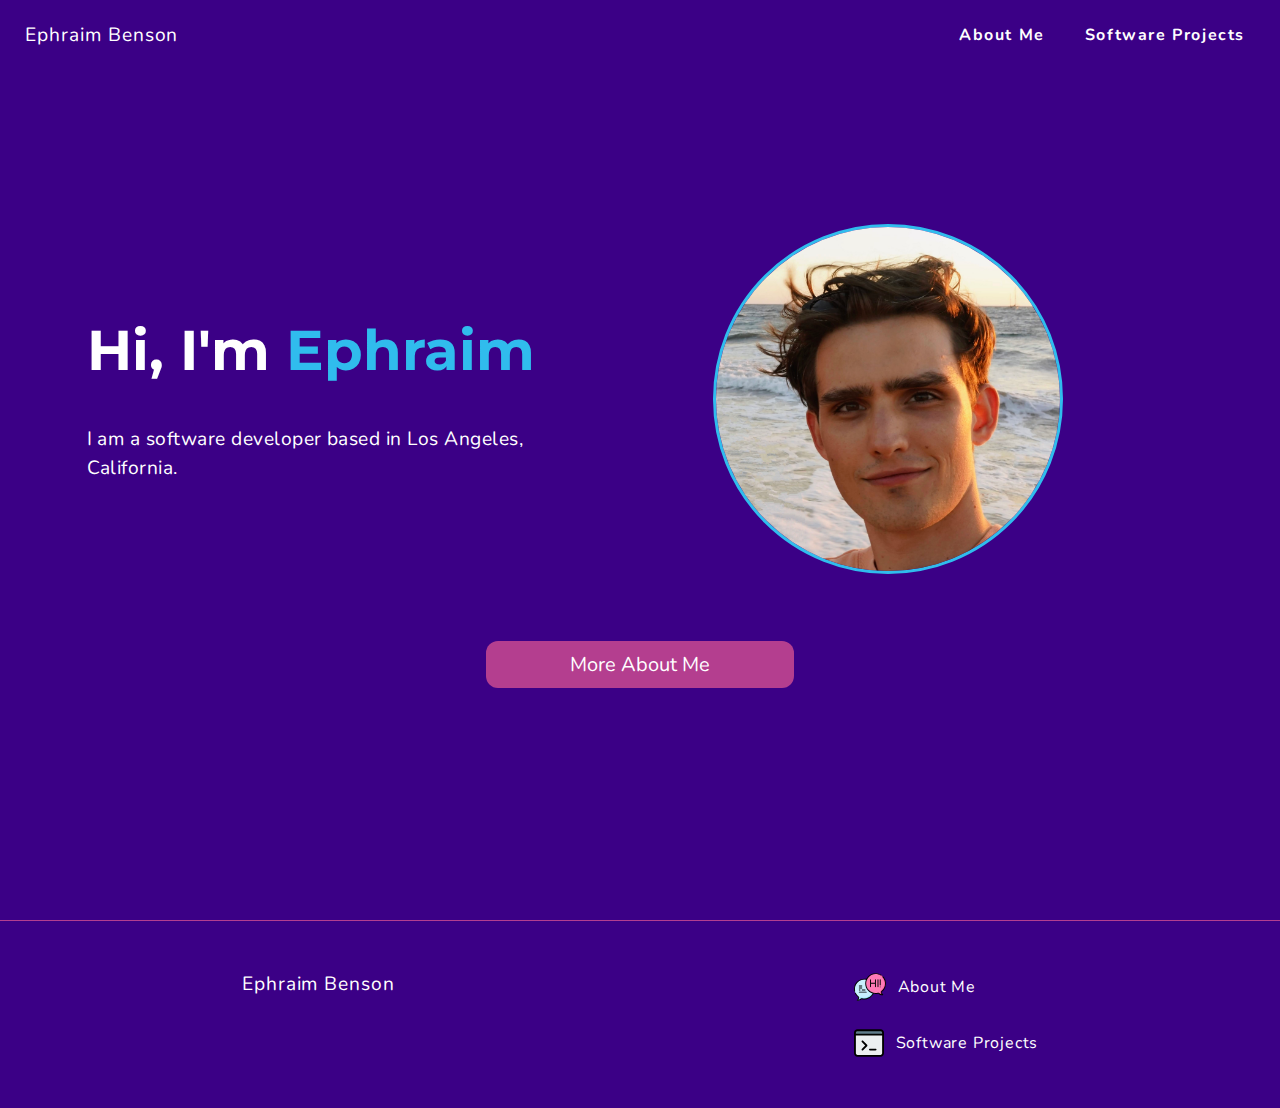
<file: index.html>
<!DOCTYPE html>
<html lang="en">

<head>
    <title>Ephraim Benson</title>

    <link rel="icon" type="image/png" href="img/hands.png" />

    <meta charset="UTF-8">

    <link rel="canonical" href="https://ephraimbenson.com" />

    <link rel="preconnect" href="https://fonts.googleapis.com">
    <link rel="preconnect" href="https://fonts.gstatic.com" crossorigin>
    <link href="https://fonts.googleapis.com/css?family=Nunito" rel="stylesheet">

    <link rel="stylesheet" href="https://cdnjs.cloudflare.com/ajax/libs/font-awesome/5.15.3/css/all.min.css"
        integrity="sha512-iBBXm8fW90+nuLcSKlbmrPcLa0OT92xO1BIsZ+ywDWZCvqsWgccV3gFoRBv0z+8dLJgyAHIhR35VZc2oM/gI1w=="
        crossorigin="anonymous" referrerpolicy="no-referrer" />

    <link rel="stylesheet" href="./css/main.css" type="text/css">
    <link rel="stylesheet" href="./css/header.css" type="text/css">
    <link rel="stylesheet" href="./css/home.css" type="text/css">
    <link rel="stylesheet" href="./css/projects.css" type="text/css">
    <link rel="stylesheet" href="./css/footer.css" type="text/css">
</head>

<body>
    <header class="header">
        <a href="/" class="header-logo">Ephraim Benson</a>
        <nav class="nav">
            <div class="toggle"><i class="fas fa-bars"></i></div>
            <ul class="nav-menu">
                <li class="nav-item"><a class="nav-link" href="/about">About Me</a></li>
                <li class="nav-item"><a class="nav-link" href="/projects">Software Projects</a></li>
            </ul>
        </nav>
    </header>

    <main class="main-container home-section">
        <div id="home">
            <section id="home1">
                <div class="landing-page-details">
                    <h2 class="big-title">Hi, I'm <span class="blue">Ephraim</span></h2>
                    <div class="short-bio">
                        <p>I am a software developer based in Los Angeles, California.</p>
                    </div>
                </div>
                <div class="art-me">
                    <img src="./img/ephraim-benson.jpg" alt="Me">
                </div>
                <div class="landing-page-socials">
                    <ul>
                        <li class="social-link">
                            <a href="https://www.linkedin.com/in/ephraimbenson/" aria-label="LinkedIn" target="_blank">
                                <i class="fab fa-linkedin-in"></i>
                            </a>
                        </li>
                        <li class="social-link">
                            <a href="https://github.com/ephraimbenson" aria-label="GitHub" target="_blank">
                                <i class="fab fa-github"></i>
                            </a>
                        </li>
                    </ul>
                </div>
            </section>
            <a href="/about" class="button">More About Me</a>
        </div>
    </main>

    <footer class="footer-container">
        <div class="footer">
            <div class="footer-column">
                <a href="/" class="footer-logo">Ephraim Benson</a>
                <div class="socials">
                    <ul>
                        <li class="social-link">
                            <a href="https://www.linkedin.com/in/ephraimbenson/" aria-label="LinkedIn" target="_blank">
                                <i class="fab fa-linkedin-in"></i>
                            </a>
                        </li>
                        <li class="social-link">
                            <a href="https://github.com/ephraimbenson" aria-label="GitHub" target="_blank">
                                <i class="fab fa-github"></i>
                            </a>
                        </li>
                    </ul>
                </div>
            </div>
            <div class="footer-column">
                <a href="/about" class="footer-button">
                    <img src="./img/hello.svg" alt="Smile Icon" width="32" height="32">
                    About Me
                </a>
                <a href="/projects" class="footer-button">
                    <img src="./img/coding.svg" alt="Code Icon">
                    Software Projects
                </a>
            </div>
        </div>
    </footer>

    <script src="./js/main.js"></script>
</body>

</html>
</file>
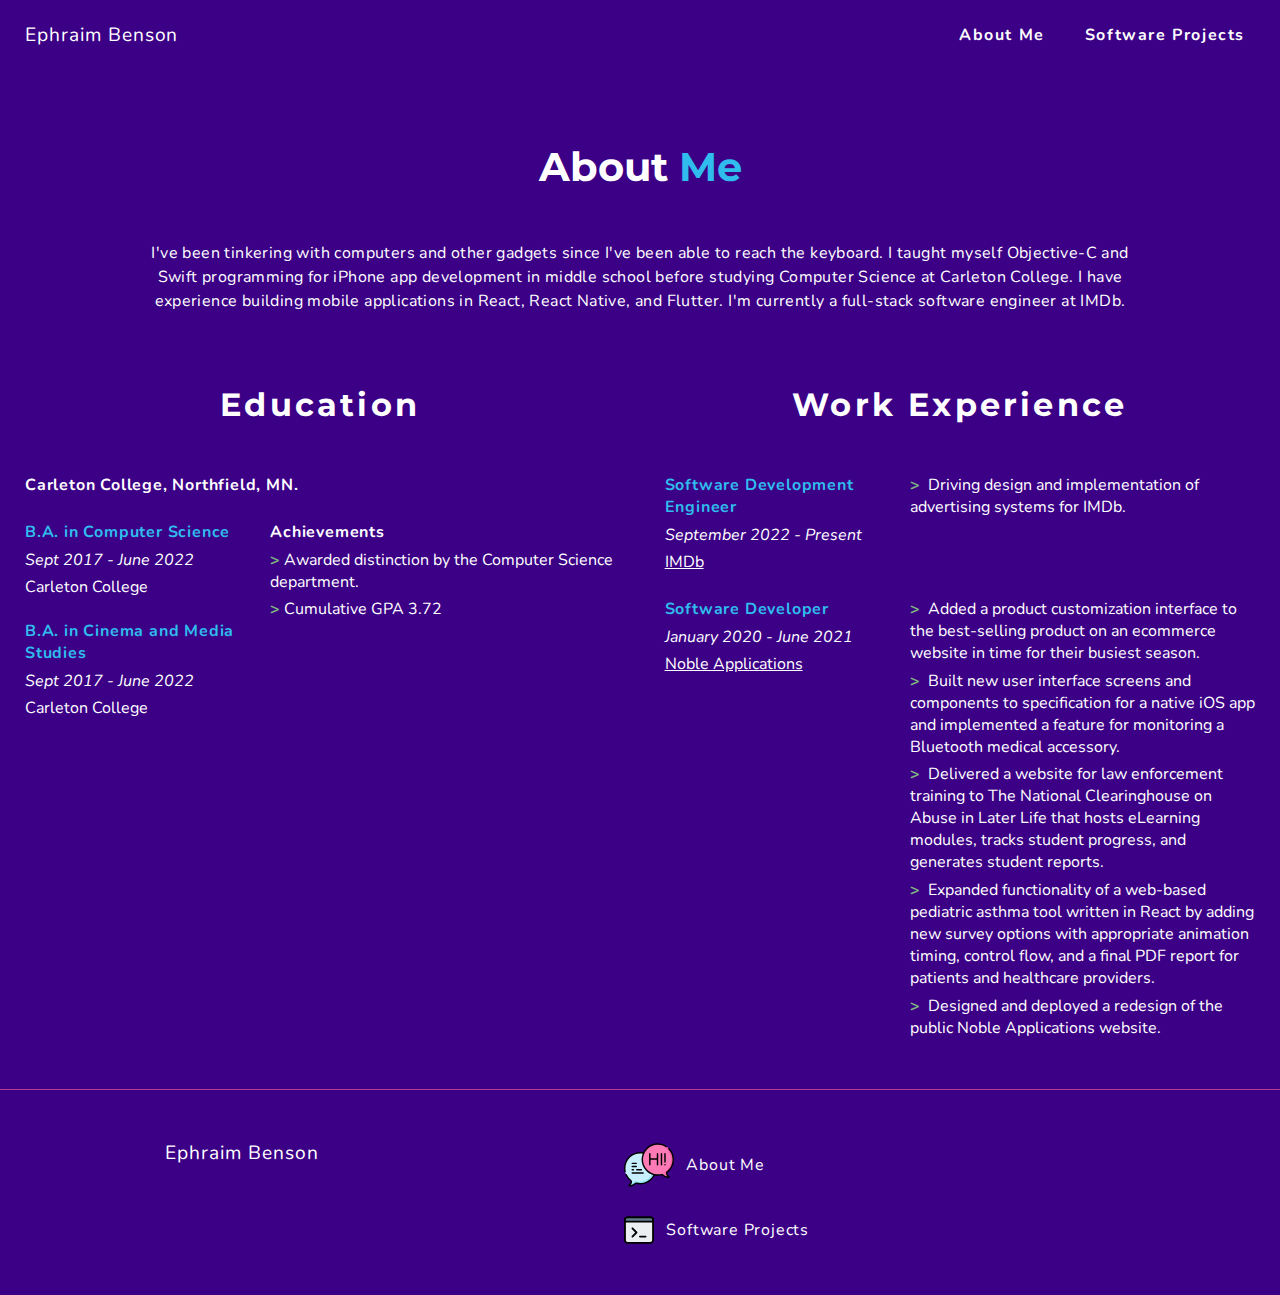
<file: about.html>
<!DOCTYPE html>
<html lang="en">

<head>
    <title>About Me - Ephraim Benson</title>

    <link rel="icon" type="image/png" href="img/hands.png" />

    <meta charset="UTF-8">
    <link rel="canonical" href="https://ephraimw.xyz/about" />

    <link rel="preconnect" href="https://fonts.googleapis.com">
    <link rel="preconnect" href="https://fonts.gstatic.com" crossorigin>
    <link href="https://fonts.googleapis.com/css?family=Nunito" rel="stylesheet">

    <link rel="stylesheet" href="https://cdnjs.cloudflare.com/ajax/libs/font-awesome/5.15.3/css/all.min.css"
        integrity="sha512-iBBXm8fW90+nuLcSKlbmrPcLa0OT92xO1BIsZ+ywDWZCvqsWgccV3gFoRBv0z+8dLJgyAHIhR35VZc2oM/gI1w=="
        crossorigin="anonymous" referrerpolicy="no-referrer" />

    <link rel="stylesheet" href="./css/main.css" type="text/css">
    <link rel="stylesheet" href="./css/header.css" type="text/css">
    <link rel="stylesheet" href="./css/about.css" type="text/css">
    <link rel="stylesheet" href="./css/footer.css" type="text/css">
</head>

<body>
    <header class="header">
        <a href="/" class="header-logo">Ephraim Benson</a>
        <nav class="nav">
            <div class="toggle"><i class="fas fa-bars"></i></div>
            <ul class="nav-menu">
                <li class="nav-item"><a class="nav-link" href="/about">About Me</a></li>
                <li class="nav-item"><a class="nav-link" href="/projects">Software Projects</a></li>
            </ul>
        </nav>
    </header>

    <main class="main-container about-section">
        <section id="profile">
            <div class="page-title">
                <h2>About <span class="blue">Me</span></h2>
            </div>
            <p class="section-description">
                I've been tinkering with computers and other gadgets since I've been able to reach the keyboard.
                I taught myself Objective-C and Swift programming for iPhone app development in middle school before
                studying Computer Science at Carleton College. I have experience building mobile applications in
                React, React Native, and Flutter. I'm currently a full-stack software engineer at IMDb.
            </p>
        </section>
        <section id="education-experience">
            <div id="education" class="education-experience-container">
                <h3>Education</h3>
                <h4>Carleton College, Northfield, MN.</h4>
                <div class="education-experience-card">
                    <div class="card-info">
                        <h4 class="green">B.A. in Computer Science</h4>
                        <p class="date">Sept 2017 - June 2022</p>
                        <p>Carleton College</p>

                        <br>
                        <h4 class="green">B.A. in Cinema and Media Studies</h4>
                        <p class="date">Sept 2017 - June 2022</p>
                        <p>Carleton College</p>
                    </div>
                    <div class="card-description">
                        <h5>Achievements</h5>
                        <p>Awarded distinction by the Computer Science department.</p>
                        <p>Cumulative GPA 3.72</p>
                    </div>
                </div>
            </div>
            <div id="experience" class="education-experience-container">
                <h3>Work Experience</h3>
                <div class="education-experience-card">
                    <div class="card-info">
                        <h4 class="green">Software Development Engineer</h4>
                        <p class="date">September 2022 - Present</p>
                        <p><a href="https://www.imdb.com/">IMDb</a><br></p>
                    </div>
                    <div class="card-description">
                        <p>
                            Driving design and implementation of advertising systems for IMDb. 
                        </p>
                    </div>
                </div>
                <div class="education-experience-card">
                    <div class="card-info">
                        <h4 class="green">Software Developer</h4>
                        <p class="date">January 2020 - June 2021</p>
                        <p><a href="https://www.nobleapplications.com/">Noble Applications</a><br></p>
                    </div>
                    <div class="card-description">
                        <p>
                            Added a product customization interface to the best-selling product on an ecommerce website
                            in time for their busiest season.
                        </p>
                        <p>
                            Built new user interface screens and components to specification for a native iOS app and
                            implemented a feature for monitoring a Bluetooth medical accessory.
                        </p>
                        <p>
                            Delivered a website for law enforcement training to The National Clearinghouse on Abuse in
                            Later Life that hosts eLearning modules, tracks student progress, and generates student reports.
                        </p>
                        <p>
                            Expanded functionality of a web-based pediatric asthma tool written in React by adding new
                            survey options with appropriate animation timing, control flow, and a final PDF report for
                            patients and healthcare providers.
                        </p>
                        <p>
                            Designed and deployed a redesign of the public Noble Applications website.
                        </p>
                    </div>
                </div>
        </section>
    </main>

    <footer class="footer-container">
        <div class="footer">
            <div class="footer-column">
                <a href="/" class="footer-logo">Ephraim Benson</a>
                <div class="socials">
                    <ul>
                        <li class="social-link">
                            <a href="https://www.linkedin.com/in/ephraimbenson/" aria-label="LinkedIn" target="_blank">
                                <i class="fab fa-linkedin-in"></i>
                            </a>
                        </li>
                        <li class="social-link">
                            <a href="https://github.com/ephraimbenson" aria-label="GitHub" target="_blank">
                                <i class="fab fa-github"></i>
                            </a>
                        </li>
                    </ul>
                </div>
            </div>
            <div class="footer-column">
                <a href="/about" class="footer-button">
                    <img src="./img/hello.svg" alt="Smile Icon">
                    About Me
                </a>
                <a href="/projects" class="footer-button">
                    <img src="./img/coding.svg" alt="Code Icon">
                    Software Projects
                </a>
            </div>
            <div class="footer-column">
            </div>
        </div>
    </footer>

    <script src="./js/main.js"></script>
</body>

</html>
</file>
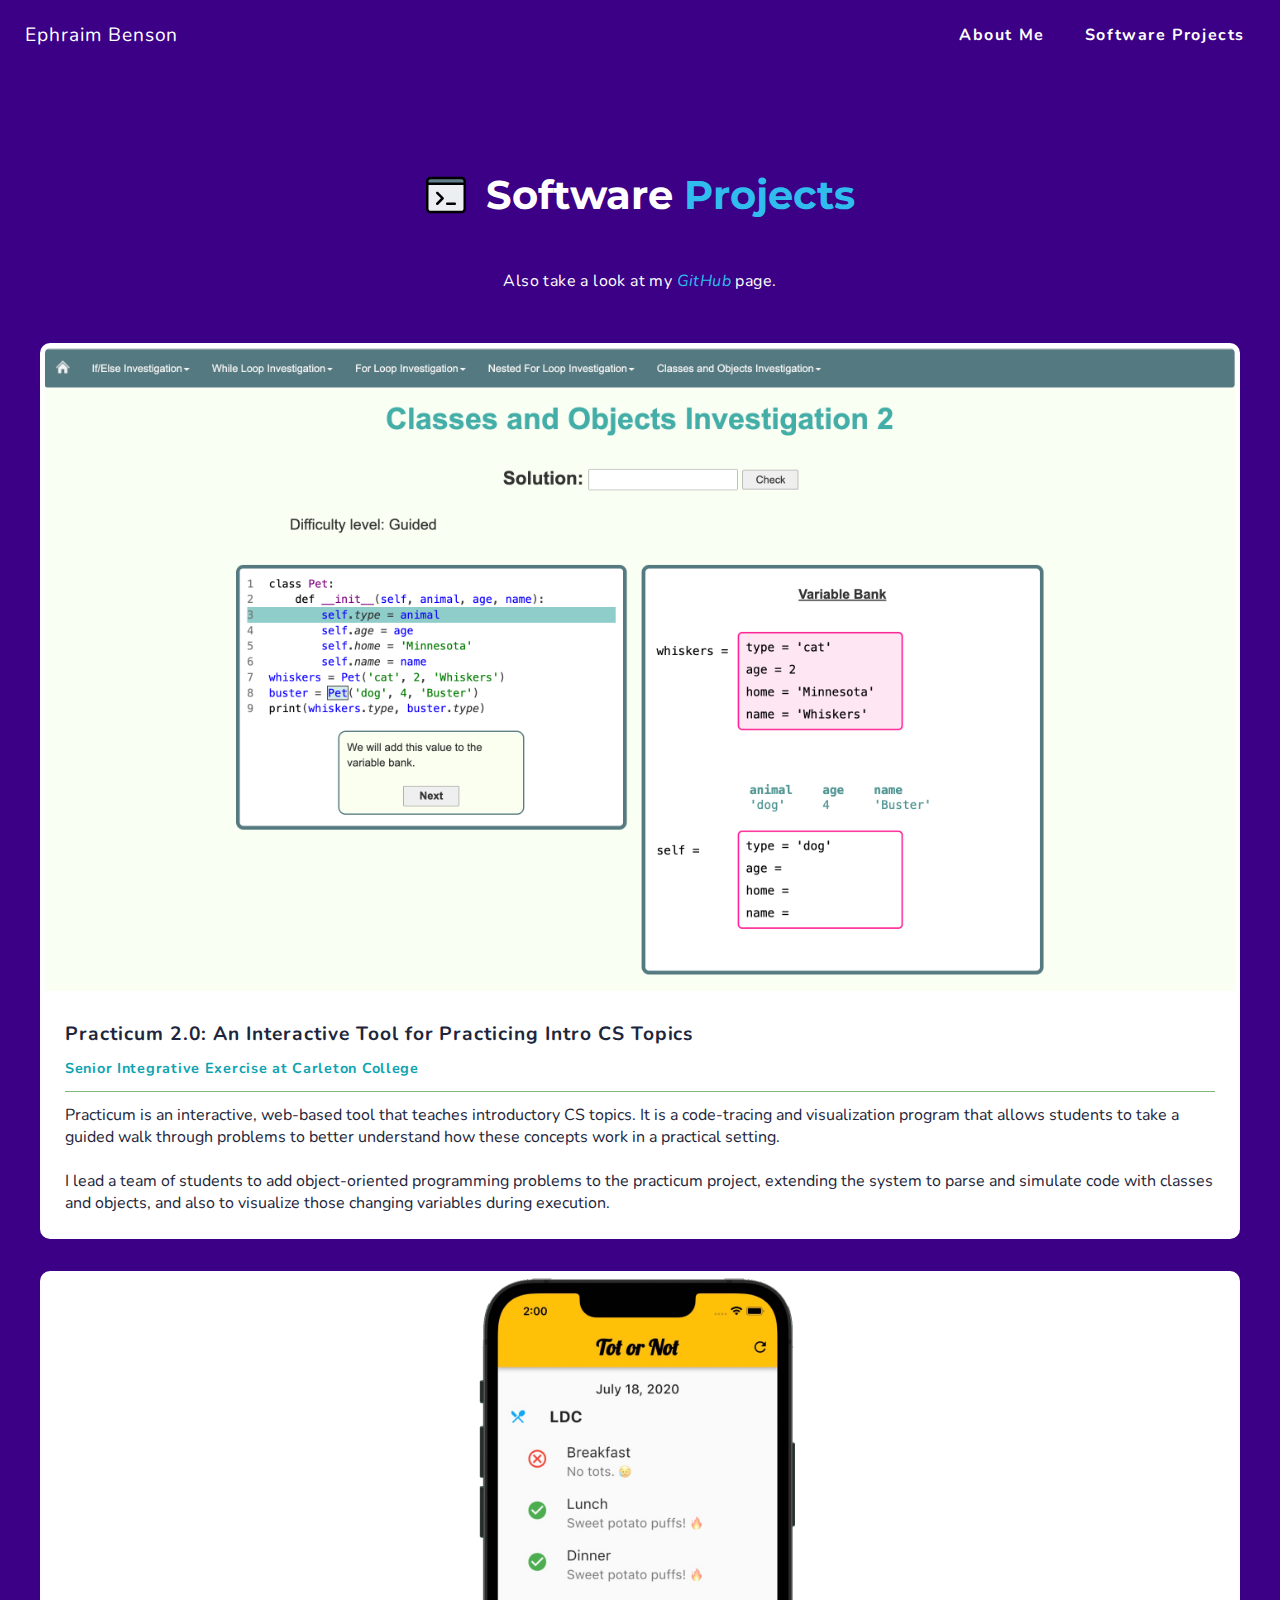
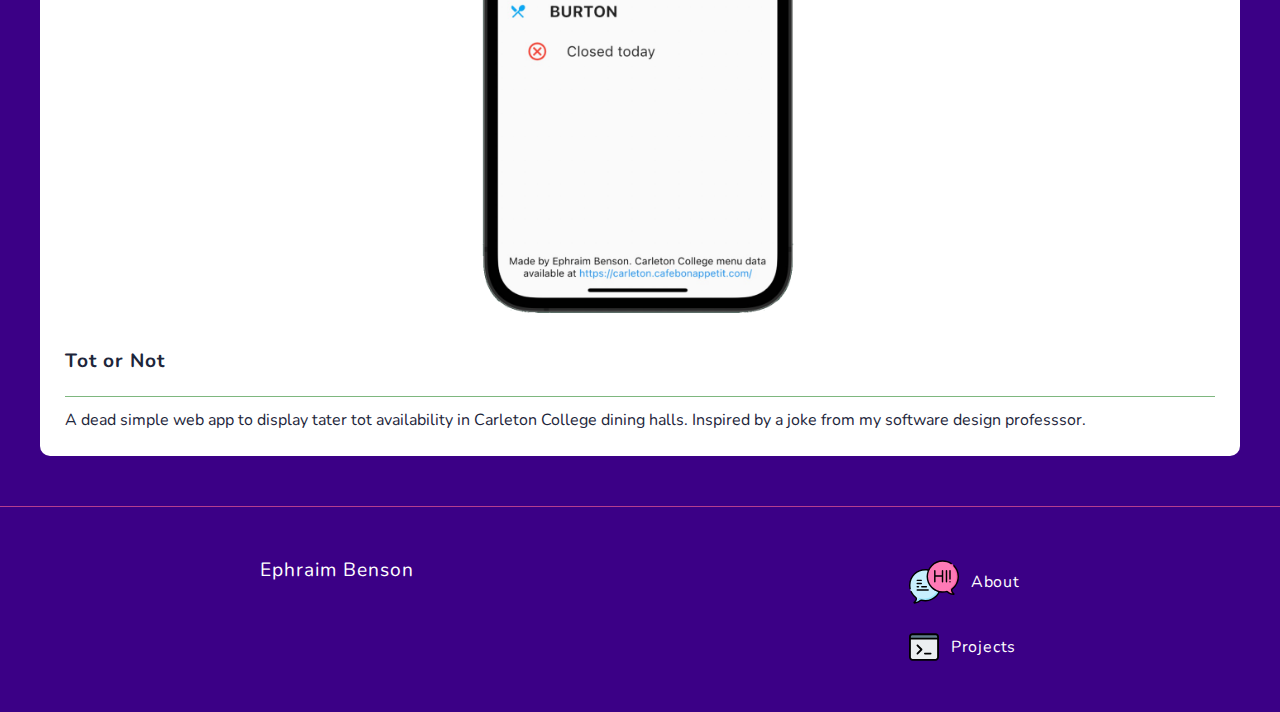
<file: projects.html>
<!DOCTYPE html>
<html lang="en">

<head>
    <title>Software Projects - Ephraim Benson</title>

    <link rel="icon" type="image/svg+xml" href="/img/coding.svg" />

    <meta charset="UTF-8">
    <meta name="robots" content="noindex, nofollow" />

    <link rel="canonical" href="https://ephraimbenson.com/projects" />

    <link rel="preconnect" href="https://fonts.googleapis.com">
    <link rel="preconnect" href="https://fonts.gstatic.com" crossorigin>
    <link href="https://fonts.googleapis.com/css?family=Nunito" rel="stylesheet">

    <link rel="stylesheet" href="https://cdnjs.cloudflare.com/ajax/libs/font-awesome/5.15.3/css/all.min.css"
        integrity="sha512-iBBXm8fW90+nuLcSKlbmrPcLa0OT92xO1BIsZ+ywDWZCvqsWgccV3gFoRBv0z+8dLJgyAHIhR35VZc2oM/gI1w=="
        crossorigin="anonymous" referrerpolicy="no-referrer" />

    <link rel="stylesheet" href="./css/main.css" type="text/css">
    <link rel="stylesheet" href="./css/header.css" type="text/css">
    <link rel="stylesheet" href="./css/projects.css" type="text/css">
    <link rel="stylesheet" href="./css/footer.css" type="text/css">

</head>

<body>
    <header class="header">
        <a href="/" class="header-logo">Ephraim Benson</a>
        <nav class="nav">
            <div class="toggle"><i class="fas fa-bars"></i></div>
            <ul class="nav-menu">
                <li class="nav-item"><a class="nav-link" href="/about">About Me</a></li>
                <li class="nav-item"><a class="nav-link" href="/projects">Software Projects</a></li>
            </ul>
        </nav>
    </header>

    <main class="main-container project-section">
        <section class="projects">
            <div class="page-title">
                <img src="./img/coding.svg" alt="Code Icon">
                <h2>Software<span class="blue"> Projects</span></h2>
            </div>
            <p class="section-description">
                Also take a look at my <a class="hyperlink" href="https://github.com/ephraimbenson">GitHub</a> page.
            </p>
            <div class="project-cards-container">
                <div class="card">
                    <img src="./img/project-preview/practicum-preview.png" alt="Project Preview Screenshot"
                        class="card-preview-img">
                    <div class="card-info">
                        <div class="title-and-links">
                            <span class="project-title">
                                Practicum 2.0: An Interactive Tool for Practicing Intro CS Topics
                            </span>
                            <div class="project-links">
                                <a href="https://awilliambauer.github.io/practicum/">
                                    <i class="fas fa-external-link-alt"></i>
                                </a>
                                <a href="https://github.com/awilliambauer/practicum">
                                    <i class="fab fa-github"></i>
                                </a>
                            </div>
                        </div>
                        <div class="project-skills">
                            <span>Senior Integrative Exercise at Carleton College</span>
                        </div>
                        <p class="project-description">
                            Practicum is an interactive, web-based tool that teaches introductory CS topics.
                            It is a code-tracing and visualization program that allows students to take a guided walk through problems
                            to better understand how these concepts work in a practical setting.<br><br>

                            I lead a team of students to add object-oriented programming problems to the practicum project,
                            extending the system to parse and simulate code with classes and objects, and also to
                            visualize those changing variables during execution.
                        </p>
                    </div>
                </div>
                <div class="card">
                    <img src="./img/project-preview/totornot-preview.png" alt="Project Preview Screenshot"
                        class="card-preview-img">
                    <div class="card-info">
                        <div class="title-and-links">
                            <span class="project-title">
                                Tot or Not
                            </span>
                            <div class="project-links">
                                <a href="https://ephraimbenson.github.io/tot-or-not/">
                                    <i class="fas fa-external-link-alt"></i>
                                </a>
                                <a href="https://github.com/ephraimbenson/tot-or-not">
                                    <i class="fab fa-github"></i>
                                </a>
                            </div>
                        </div>
                        <div class="project-skills">
                            <!-- <span>Check availability of tater tots at Carleton College.</span> -->
                        </div>
                        <p class="project-description">
                            A dead simple web app to display tater tot availability in Carleton College dining halls. Inspired by a joke from my software design professsor.
                        </p>
                    </div>
                </div>
            </div>
        </section>
    </main>

    <footer class="footer-container">
        <div class="footer">
            <div class="footer-column">
                <a href="/" class="footer-logo">Ephraim Benson</a>
                <div class="socials">
                    <ul>
                        <li class="social-link">
                            <a href="https://www.linkedin.com/in/ephraimbenson/" aria-label="LinkedIn" target="_blank">
                                <i class="fab fa-linkedin-in"></i>
                            </a>
                        </li>
                        <li class="social-link">
                            <a href="https://github.com/ephraimbenson" aria-label="GitHub" target="_blank">
                                <i class="fab fa-github"></i>
                            </a>
                        </li>
                    </ul>
                </div>
            </div>
            <div class="footer-column">
                <a href="/about" class="footer-button">
                    <img src="./img/hello.svg" alt="Smile Icon">
                    About
                </a>
                <a href="/projects" class="footer-button">
                    <img src="./img/coding.svg" alt="Code Icon">
                    Projects
                </a>
            </div>
        </div>
    </footer>

    <script src="./js/main.js"></script>
</body>

</html>
</file>
<file: css/main.css>
* {
    margin: 0;
    padding: 0;
    box-sizing: border-box;
    font-family: 'Nunito', sans-serif;
    font-size: 16px;
    font-weight: 400;
    color: #FFFFFF;
    scroll-behavior: smooth;
}

body {
    background-color: #3B0086;
}

@font-face {
    font-family: 'Montserrat';
    src: url(/fonts/Montserrat/Montserrat-Bold.ttf);
  }

h1, h2, h3 {
    font-family: 'Montserrat';
}

h2 {
    margin: 0 auto;
    text-align: center;
    font-size: 1.75em;
    font-weight: 700;
}

h3 {
    margin: 0 auto;
    text-align: center;
    font-size: 1.4em;
    font-weight: 700;
    letter-spacing: 0.1em;
}

a, span {
    font-family: inherit;
    font-size: inherit;
    font-weight: inherit;
}

.green {
    color: #30BCED;
}

.bold {
    font-weight: 700;
}

.blue {
    font-family: inherit;
    font-size: inherit;
    font-weight: inherit;
    color: #30BCED;
}

ul {
    list-style-type: none;
}

.social-link a i {
    transition: all 0.2s ease;
}

.social-link a i:hover {
    color: #b43e8f;
}

.main-container {
    margin: 0 auto;
    padding: 0 25px;
    text-align: center;
    max-width: 1600px;
}

section {
    margin: 0 auto;
    display: flex;
    flex-direction: column;
    justify-content: center;
    text-align: left;
    padding-top: 8vh;
}

section .hyperlink {
    color: #30BCED;
    font-style: italic;
    text-decoration: none;
    transition: all 0.2s ease;
}

section .hyperlink:hover {
    color: #f26419;
}

.section-description {
    margin: 50px auto 0 auto;
    text-align: center;
    max-width: 1000px;
    line-height: 1.5em;
    letter-spacing: 0.025em;
}

.page-title {
    margin: 0 auto;
    display: flex;
    justify-content: center;
    align-items: center;
}

.page-title img {
    height: 40px;
    width: auto;
    margin-right: 20px;
}

@media only screen and (min-width: 768px) {
    h2 {
        font-size: 2.5em;
    }
    h3 {
        font-size: 2em;
    }
}
</file>
<file: css/header.css>
header {
    margin: 0 auto;
    width: 100%;
    max-width: 1600px;
    display: flex;
    flex-direction: row;
    justify-content: space-between;
    text-align: center;
    align-items: center;
    height: 70px;
    padding: 0 15px;
    z-index: 2;
}

.header-logo {
    padding: 10px;
    font-size: 1.2em;
    letter-spacing: 0.05em;
    text-decoration: none;
}

.nav-menu {
    list-style-type: none;
    position: absolute;
    display: flex;
    justify-content: space-evenly;
    flex-direction: column;
    align-items: center;
    left: 0;
}

.nav-item {
    text-align: center;
    display: none;
}

.nav-link {
    text-decoration: none;
}
.nav-item a {
    display: block;
    padding: 20px;
    font-weight: 700;
    width: 100vw;
    letter-spacing: 0.1em;
    transition: all 0.2s ease;
    color: #1D263B;
}

.nav-item a:hover, .nav-item a:focus {
    color: #b43e8f;
    text-decoration: underline;
}

.active {
    background-color: white;
}

.active .nav-item {
    display: block;
}

.toggle {
    padding: 1.1em;
}

.toggle i {
    font-size: 2em;
}

@media only screen and (min-width: 768px) {
    .nav {
        display: flex;
        text-align: center;
        justify-content: space-between;
        align-items: center;
    }
    .nav-menu {
        position: relative;
        align-items: center;
        flex-direction: row;
        height: fit-content;
        height: -moz-fit-content;
    }
    .nav-item {
        position: relative;
        display: block;
        width: fit-content;
        width: -moz-fit-content;
        margin: 0;
    }
    .nav-item a {
        width: fit-content;
        width: -moz-fit-content;
        color: #FFFFFF;
    }
    .toggle {
        display: none;
    }
}
</file>
<file: css/home.css>
.main-container {
    margin: -100px auto 0 auto;
}

/* --- LANDING PAGE --- */

#home {
    min-height: 100vh;
    /* margin: 0 5%; */
    display: flex;
    flex-direction: column;
    justify-content: center;
}

#home1 {
    margin: 0 5%;
    display: flex;
    flex-direction: column;
    align-items: center;
}

.landing-page-details {
    margin: auto 0;
    display: flex;
    flex-direction: column;
    justify-content: center;
    /* align-items: center; */
}

.landing-page-socials ul {
    display: flex;
    flex-direction: row;
    margin-bottom: 20px;
}

.landing-page-socials ul li a i {
    font-size: 1.5em;
    padding: 10px;
    margin: 0 5px;
}

.small-title {
    text-align: left;
    font-size: 1.5em;
    font-weight: 700;
    margin-bottom: 0.5em;
}

.big-title {
    margin: 0;
    text-align: left;
    font-weight: 700;
    font-size: 2.75em;
    letter-spacing: 0;
}

h3 {
    margin: 5px 0 0 0;
    text-align: left;
}

h3 em {
    color: white;
    letter-spacing: 0.05em;
}

h3 a:hover {
    color: #7EB77F;
    text-decoration: underline;
}

.short-bio {
    margin-top: 1em;
    display: flex;
    flex-direction: column;
    align-items: flex-start;
}

.short-bio p {
    margin-top: 25px;
    font-size: 1.2em;
    line-height: 1.5em;
    letter-spacing: 0.025em;
}

a.button {
    text-decoration: none;
    -webkit-appearance: button;
    -moz-appearance: button;
    appearance: button;
    background-color: #b43e8f;
    border: none;
    border-radius: 12px;
    color: white;
    padding: 10px;
    text-align: center;
    display: inline-block;
    font-size: 20px;
    width: 25%;
    margin-top: 50pt;
    align-self: center;
}

.cta-container {
    margin: 0 auto;
}

.cta {
    display: flex;
    text-align: center;
    align-items: center;
    width: fit-content;
    width: -moz-fit-content;
    padding: 10px 12px;
    border-radius: 15px;
    border: 1px solid #FFFFFF;
    font-weight: 700;
    letter-spacing: 0.05em;
    color: #1D263B;
    background-color: #FFFFFF;
    margin-top: 50px;
    transition: all 0.2s ease;
    cursor: pointer;
}

.cta img {
    height: 25px;
    width: 25px;
}

.cta span {
    margin-left: 10px;
    color: #1D263B;
    font-weight: 700;
}

.email-button {
    border: 1px solid #F08CAE;
    background-color: #F08CAE;
}

.cta:hover {
    border: 1px solid #7EB77F;
    background-color: #7EB77F;
    padding: 10px 20px;
}

.art-me {
    display: none;
    height: 350px;
}

.art-me img {
    height: 100%;
    border-radius: 50%;
    border: solid;
    border-color: #30BCED;
}

@media only screen and (min-width: 768px) {
    .big-title {
        font-size: 3.5em;
    }
    .short-bio {
        max-width: 90%;
    }
    .art-me {
        display: block;
    }
    #home1 {
        flex-direction: row;
    }
    .landing-page-socials ul {
        flex-direction: column;
    }
    .landing-page-socials ul li a i {
        margin: 5px 0;
    }
    .email-container {
        margin: 0;
    }
}

@media only screen and (min-width: 1000px) {
    #home1 {
        gap: 10%;
    }
}
</file>
<file: css/projects.css>
em {
    color: #1D263B;
}

.projects {
    padding-top: 100px;
    max-width: 1200px;
}

.project-cards-container {
    margin-top: 50px;
    height: fit-content;
    height: -moz-fit-content;
}

.card {
    display: inline-flex;
    flex-direction: column;
    color: #1D263B;
}

.card:not(:last-child) {
    margin: 0 auto 2em auto;
}

.card-preview-img {
    max-width: 100%;
    border-radius: 10px 10px 0 0;
    padding: 5px;
    background-color: white;
    /* display: block; */
    margin-left: auto;
    margin-right: auto;
}

.card-info {
    padding: 25px;
    background-color: #FFFFFF;
    border-radius: 0 0 10px 10px;
}

.has-no-preview .card-info {
    border-radius: 10px;
}

.title-and-links {
    display: flex;
    justify-content: space-between;
    align-items: center;
    margin-bottom: 10px;
}

.project-title {
    font-size: 1.2em;
    font-weight: 700;
    letter-spacing: 0.05em;
    color: #1D263B;
}

.project-links {
    display: flex;
    flex-wrap: nowrap;
}

.project-links a i {
    padding: 5px;
}

.project-links a i {
    color: #F08CAE;
    font-size: 1.2em;
    transition: all 0.2s ease;
}

.project-links a i:hover {
    font-size: 1.25em;
    padding: 2px 5px;
    color: #7EB77F;
}

.project-links a:last-child {
    margin-left: 5px;
}

.project-skills {
    margin-bottom: 12px;
    padding-bottom: 12px;
    border-bottom: 1px solid #7EB77F;
}

.project-skills span {
    color: #0FA3B1;
    font-weight: 700;
    font-size: 0.9em;
    letter-spacing: 0.05em;
}

.project-skills span:not(:last-child) {
    margin-right: 10px;
}

.project-description {
    color: #1D263B;
}
</file>
<file: css/footer.css>
.footer-container {
    border-top: 1px solid #b43e8f;
    margin: 50px auto;
    padding-top: 50px;
}

.footer {
    margin: 0 auto;
    padding: 0 25px;
    display: flex;
    flex-direction: column;
    justify-content: center;
    text-align: center;
    align-items: center;
    flex-wrap: wrap;
    gap: 25px;
}

.footer-column {
    margin: 0 auto;
    display: flex;
    flex-direction: column;
    align-self: flex-start;
}

.footer-logo {
    font-size: 1.2em;
    margin-bottom: 5px;
    letter-spacing: 0.05em;
    text-decoration: none;
}

.socials {
    margin: 10px 0;
}

.socials ul {
    display: flex;
    flex-direction: row;
    align-items: center;
    text-align: center;
    margin: 15px 0;
}

.socials ul li:not(:last-child) {
    margin-right: 12px;
}

.socials ul li a i {
    font-size: 1.5em;
}

.copyright {
    margin-top: 5px;
    letter-spacing: 0.05em;
}

.footer-button {
    display: flex;
    text-align: center;
    align-items: center;
    letter-spacing: 0.05em;
    transition: all 0.2s ease;
    text-decoration: none;
}

.footer-button:hover {
    text-decoration: underline;
    color: #b43e8f;
}

.footer-button:not(:last-child) {
    margin-bottom: 25px;
}

.footer-button img {
    margin-right: 12px;
}

@media only screen and (min-width: 768px) {
    .footer {
        margin: 0 auto;
        padding: 0 25px;
        flex-direction: row;
        justify-content: space-between;
        max-width: 1600px;
    }
}
</file>
<file: css/about.css>
h4, h5 {
    font-weight: 700;
    letter-spacing: 0.05em;
}

.date {
    font-style: italic;
}

/* --- PROFILE --- */

.profile-container {
    margin-top: 25px;
    display: flex;
    flex-direction: column;
    align-items: center;
}

.me-icon-container {
    width: 200px;
    height: auto;
    object-fit: contain;
    text-align: center;
}

.me-icon {
    height: 100%;
    width: 100%;
}

.terminal-container {
    max-width: 700px;
    width: 100%;
    margin-top: 25px;
}

.terminal-header {
    padding: 5px 20px;
    display: flex;
    text-align: center;
    justify-content: space-between;
    border-radius: 10px 10px 0 0;
    background-color: #7EB77F;
}

#terminal-title {
    font-weight: 700;
    color: #1D263B;
    letter-spacing: 0.1em;
}

.right-side-buttons i {
    color: #1D263B;
}

.right-side-buttons i:not(:last-child) {
    margin-right: 10px;
}

.terminal-window {
    padding: 20px;
    border-radius: 0 0 10px 10px;
    text-align: left;
    border: 1px solid #7EB77F;
}

.terminal-window div, .terminal-window div p {
    font-family: 'Fira Code', monospace;
    letter-spacing: 0.02em;
}

.terminal-window div:not(:last-child) {
    margin-bottom: 20px;
}

.terminal-window div p {
    margin-bottom: 0.25em;
}

.input::before {
    content: ">\A0";
    color: #7EB77F;
    font-weight: 700;
}

.bottom span {
    content: "\A0";
    border-right: 12px solid;
    animation: blink 1s steps(1) infinite;
}

@keyframes blink {
    50% {
        border-color: transparent;
    }
}

/* --- EDUCATION & EXPERIENCE --- */

.education-experience-container h3 {
    margin-bottom: 50px;
}

#experience {
    margin-top: 50px;
}

.education-experience-card {
    margin-top: 25px;
}

.card-info p {
    margin-top: 0.35em;
}

.card-info p a:hover {
    color: #fc5130;
}

.card-description {
    margin: 15px 0 0 15px;
}

.card-description p:not(:first-child) {
    margin-top: 0.35em;
}

.card-description p::before {
    content: ">\A0";
    color: #7EB77F;
    font-weight: 700;
}

.card-description h5:not(:first-child) {
    margin-top: 10px;
}

/* --- TECH STACK --- */

.tech-stack-container {
    margin: 50px auto 0 auto;
    max-width: 1000px;
    display: flex;
    flex-wrap: wrap;
    text-align: center;
    justify-content: center;
    align-items: center;
}

.skill {
    border-radius: 12px;
    margin: 10px;
    border: 2px solid #7EB77F;
    padding: 8px 10px;
    display: flex;
    align-items: center;
    text-align: center;
}

.skill span {
    margin-left: 10px;
}

/* --- ALL SOCIAL MEDIA --- */

.social-media-list {
    margin: 50px auto 0 auto;
    width: fit-content;
    width: -moz-fit-content;
    display: flex;
    flex-direction: column;
    text-align: left;
}

.social-media-item {
    display: flex;
    text-align: center;
    align-items: center;
    padding: 5px 0;
}

.social-media-item:hover {
    color: #F08CAE;
}

.social-media-item i {
    margin-right: 15px;
    font-size: 1.5em;
}

.social-media-item:not(:last-child) {
    margin-bottom: 10px;
}

@media only screen and (min-width: 768px) {
    #education-experience {
        display: flex;
        flex-direction: row;
        justify-content: space-between;
    }
    .education-experience-container {
        width: 48%;
    }
    #experience {
        margin-top: 0;
    }
    .section-description {
        margin: 50px 10% 0 10%;
    }
}

@media only screen and (min-width: 1100px) {
    .profile-container {
        margin: 50px auto 0 auto;
        flex-direction: row;
        justify-content: center;
        align-items: center;
        width: 70%;
    }
    .terminal-container {
        flex-grow: 1;
        margin: 0;
    }
    .me-icon-container {
        width: 300px;
        height: auto;
    }
    .education-experience-card {
        display: flex;
        justify-content: space-between;
    }
    .card-info {
        width: 40%;
    }
    .card-description {
        width: 60%;
        margin-top: 0;
    }
    .section-description {
        margin: 50px auto 0 auto;
    }
}
</file>
